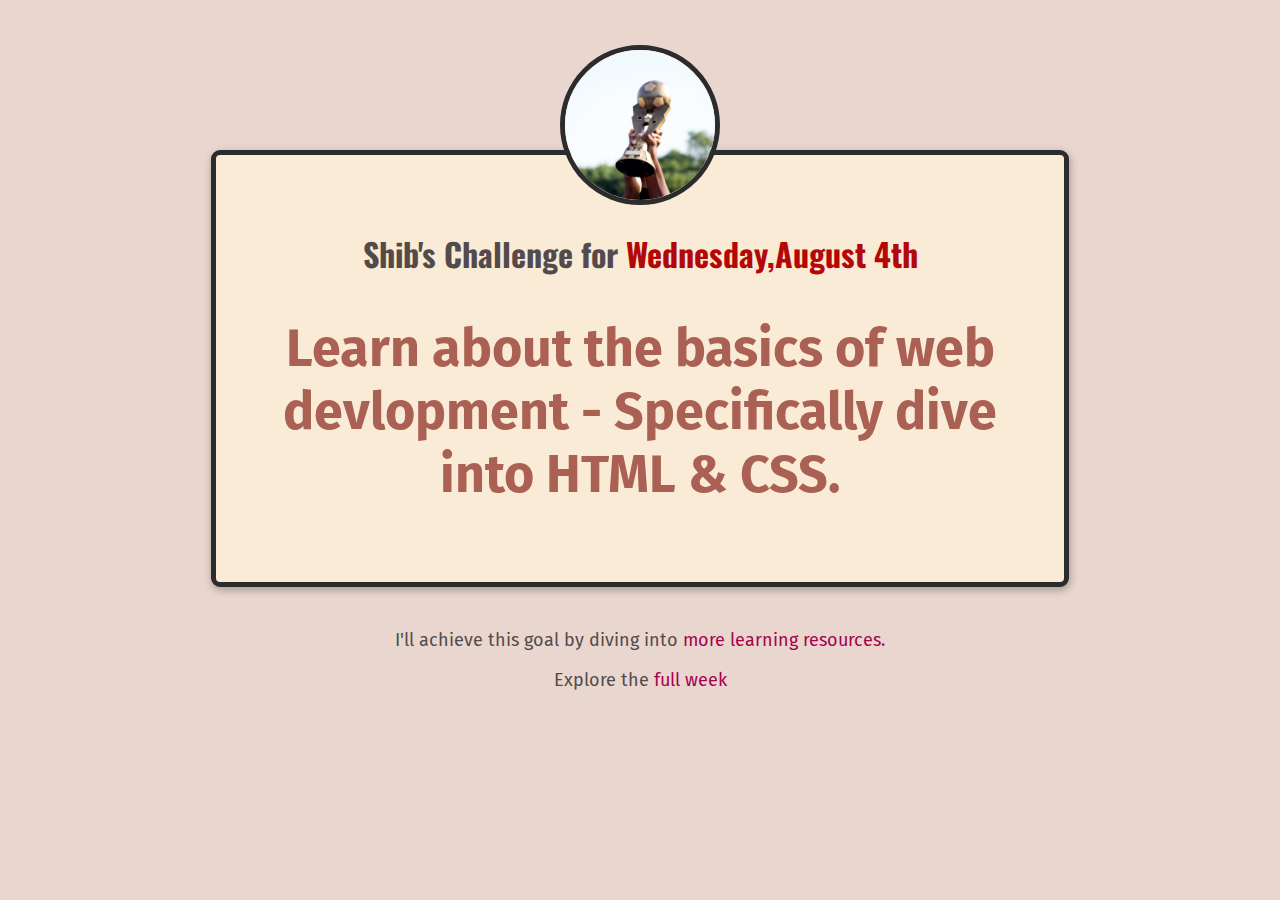
<file: index.html>
<!DOCTYPE html>
<html>
	<head>
		<!-- link element is used to link the file , it is also called void-element and self-closing element-->
		<link rel="preconnect" href="https://fonts.googleapis.com" />
		<link rel="preconnect" href="https://fonts.gstatic.com" crossorigin />
		<link
			href="https://fonts.googleapis.com/css2?family=Fira+Sans&family=Oswald:wght@700&display=swap"
			rel="stylesheet"
		/>
		<link rel="stylesheet" href="styles/shared.css" />
		<link rel="stylesheet" href="styles/style.css" />
		<title>My Daily Challenge</title>
	</head>
	<body>
		<main>
			<img src="images/abidemi-kusimo-vPkECXu8IM4-unsplash.jpg" alt="trophy" />

			<h1>
				Shib's Challenge for
				<span id="highlight-date">Wednesday,August 4th</span>
			</h1>

			<!-- selected single element with id selector-->
			<p id="todays-challenge">
				Learn about the basics of web devlopment - Specifically dive into HTML &
				CSS.
			</p>
		</main>
		<footer>
			<p>
				I'll achieve this goal by diving into
				<!-- we can link any website -->
				<a href="https://www.google.com/">more learning resources.</a>
			</p>
			<p>
				Explore the
				<!-- we can also link another webpage -->
				<a href="full-week.html">full week</a>
			</p>
		</footer>
		<!-- 
            Different ways of adding special character in webpage : 
            1. using <pre>...</pre> tag
            2. using HTML entities i.e &gt for greater than and &lt for less than 
        -->
	</body>
</html>
</file>
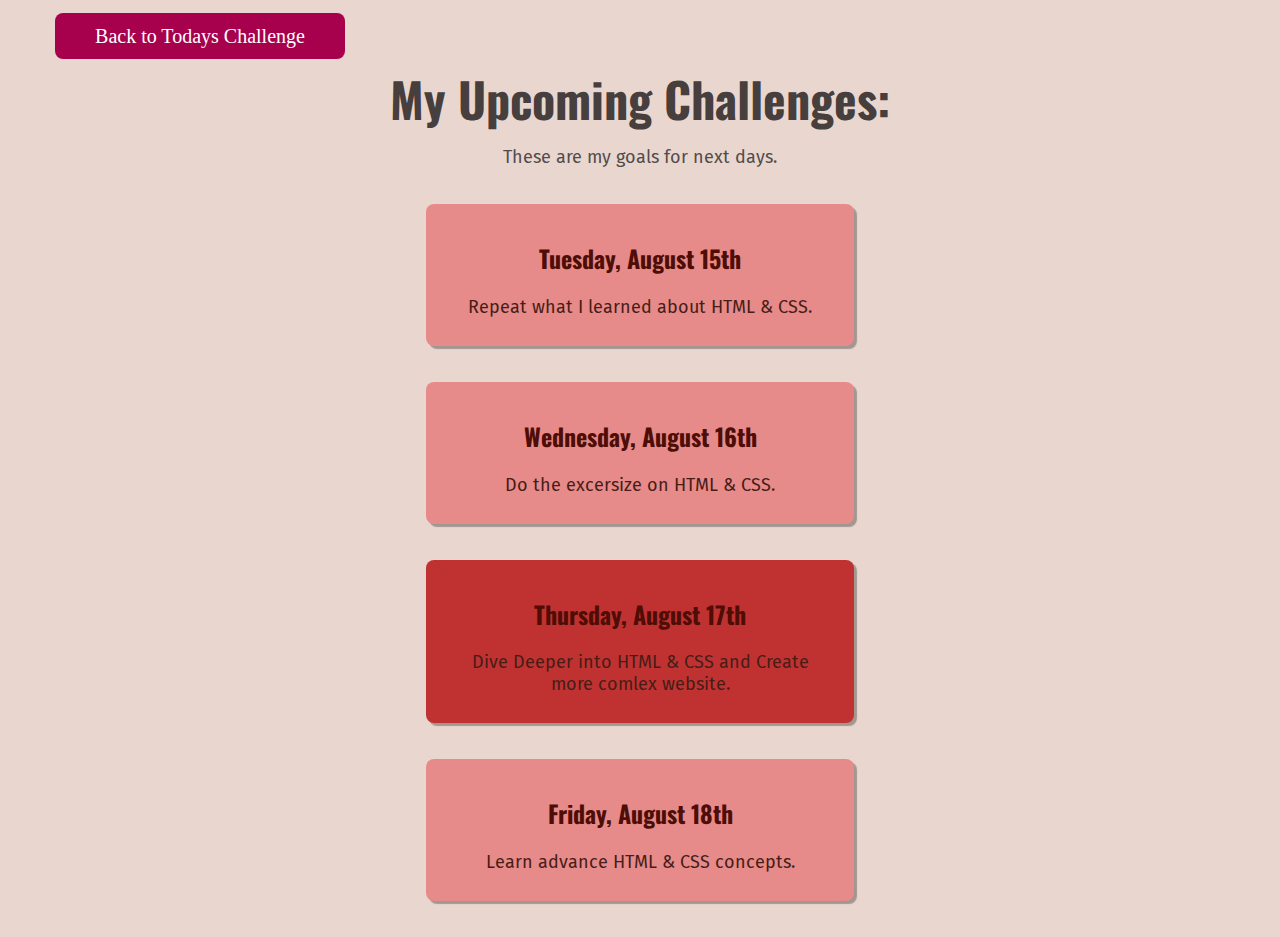
<file: full-week.html>
<!DOCTYPE html>
<html lang="en">
	<head>
		<meta charset="UTF-8" />
		<link rel="preconnect" href="https://fonts.googleapis.com" />
		<link rel="preconnect" href="https://fonts.gstatic.com" crossorigin />
		<link
			href="https://fonts.googleapis.com/css2?family=Fira+Sans&family=Oswald:wght@700&display=swap"
			rel="stylesheet"
		/>
		<link rel="stylesheet" href="styles/shared.css" />
		<link rel="stylesheet" href="styles/full-week.css" />
		<title>My Upcoming Challenges</title>
	</head>
	<body>
		<!-- Assignment 1 -->
		<!-- html layout -->
		<nav>
			<a href="index.html">Back to Todays Challenge</a>
		</nav>
		<header>
			<h1>My Upcoming Challenges:</h1>
			<p id="description">These are my goals for next days.</p>
		</header>
		<main>
			<ol>
				<li>
					<h2>Tuesday, August 15th</h2>
					<p class="daily-goal">Repeat what I learned about HTML & CSS.</p>
				</li>
				<li>
					<h2>Wednesday, August 16th</h2>
					<p class="daily-goal">Do the excersize on HTML & CSS.</p>
				</li>
				<li class="highlight-goal">
					<h2>Thursday, August 17th</h2>
					<p class="daily-goal">
						Dive Deeper into HTML & CSS and Create more comlex website.
					</p>
				</li>
				<li>
					<h2>Friday, August 18th</h2>
					<p class="daily-goal">Learn advance HTML & CSS concepts.</p>
				</li>
			</ol>
		</main>
	</body>
</html>
</file>
<file: styles/shared.css>
body {
	background-color: rgb(233, 215, 207);
	text-align: center;
	color: rgb(83, 75, 75);
	margin: 50px;
}

h1 {
	font-family: 'Oswald', sans-serif;
}

p {
	font-family: 'Fira Sans', sans-serif;
	font-size: 18px;
}

a {
	color: rgb(167, 1, 78);
	text-decoration: none;
}

a:hover {
	text-decoration: underline;
}

#back {
	text-align: left;
}
</file>
<file: styles/style.css>
main {
	width: 800px;
	border: 5px solid rgb(44, 44, 44);
	border-radius: 9px;
	box-shadow: 1px 3px 8px rgba(0, 0, 0, 0.3);
	background-color: antiquewhite;
	margin: 150px auto 42px auto;
	padding: 24px;
}

span {
	color: rgb(180, 8, 8);
}
img {
	width: 150px;
	height: 150px;
	border: 5px solid rgb(44, 44, 44);
	border-radius: 100px;
	margin-top: -134px;
}

/* styling with the help of id-selector */
#todays-challenge {
	color: rgb(170, 96, 83);
	font-weight: bold;
	font-size: 52px;
	margin-top: 40px;
}

footer {
	margin-top: 15px;
}
</file>
<file: styles/full-week.css>
/* understanding parent,children,container,inheritance,cascading and specificity */
body {
	margin: 0;
	padding: 0;
}

/* Inline and block element  */
nav {
	margin: 25px 880px 15px 0px;
	display: inline-block;
}

/* Box Model */
a {
	padding: 12px 40px;
	background-color: rgb(167, 1, 78);
	color: white;
	border-radius: 8px;
	font-size: 20px;
}

a:hover {
	text-decoration: none;
	background-color: rgb(180, 12, 90);
}

header {
	margin: 0px 0px 20px 0px;
}

h1 {
	font-size: 48px;
	color: rgb(71, 62, 62);
	margin: 0;
}

ol {
	list-style: none;
	width: 500px;
	margin: 36px auto 0px auto;
	padding: 0;
}

li {
	padding: 16px;
	background-color: rgb(231, 138, 138);
	border-radius: 8px;
	margin: 36px;
	/* box-shadow property */
	box-shadow: 3px 3px 1px rgba(0, 0, 0, 0.3);
}

/* using Id to apply css */
#description {
	margin: 12px;
}

/* using class to apply css */
.highlight-goal {
	background-color: rgb(192, 50, 50);
}

/* using type to apply css */
h2 {
	color: rgb(78, 13, 5);
	font-family: 'Oswald', 'sans-serif';
}

/* using combinator to apply css */
main p {
	margin: 12px;
	color: rgb(71, 29, 22);
}
/* Priorities
.class/#id > combinators > type */
</file>
